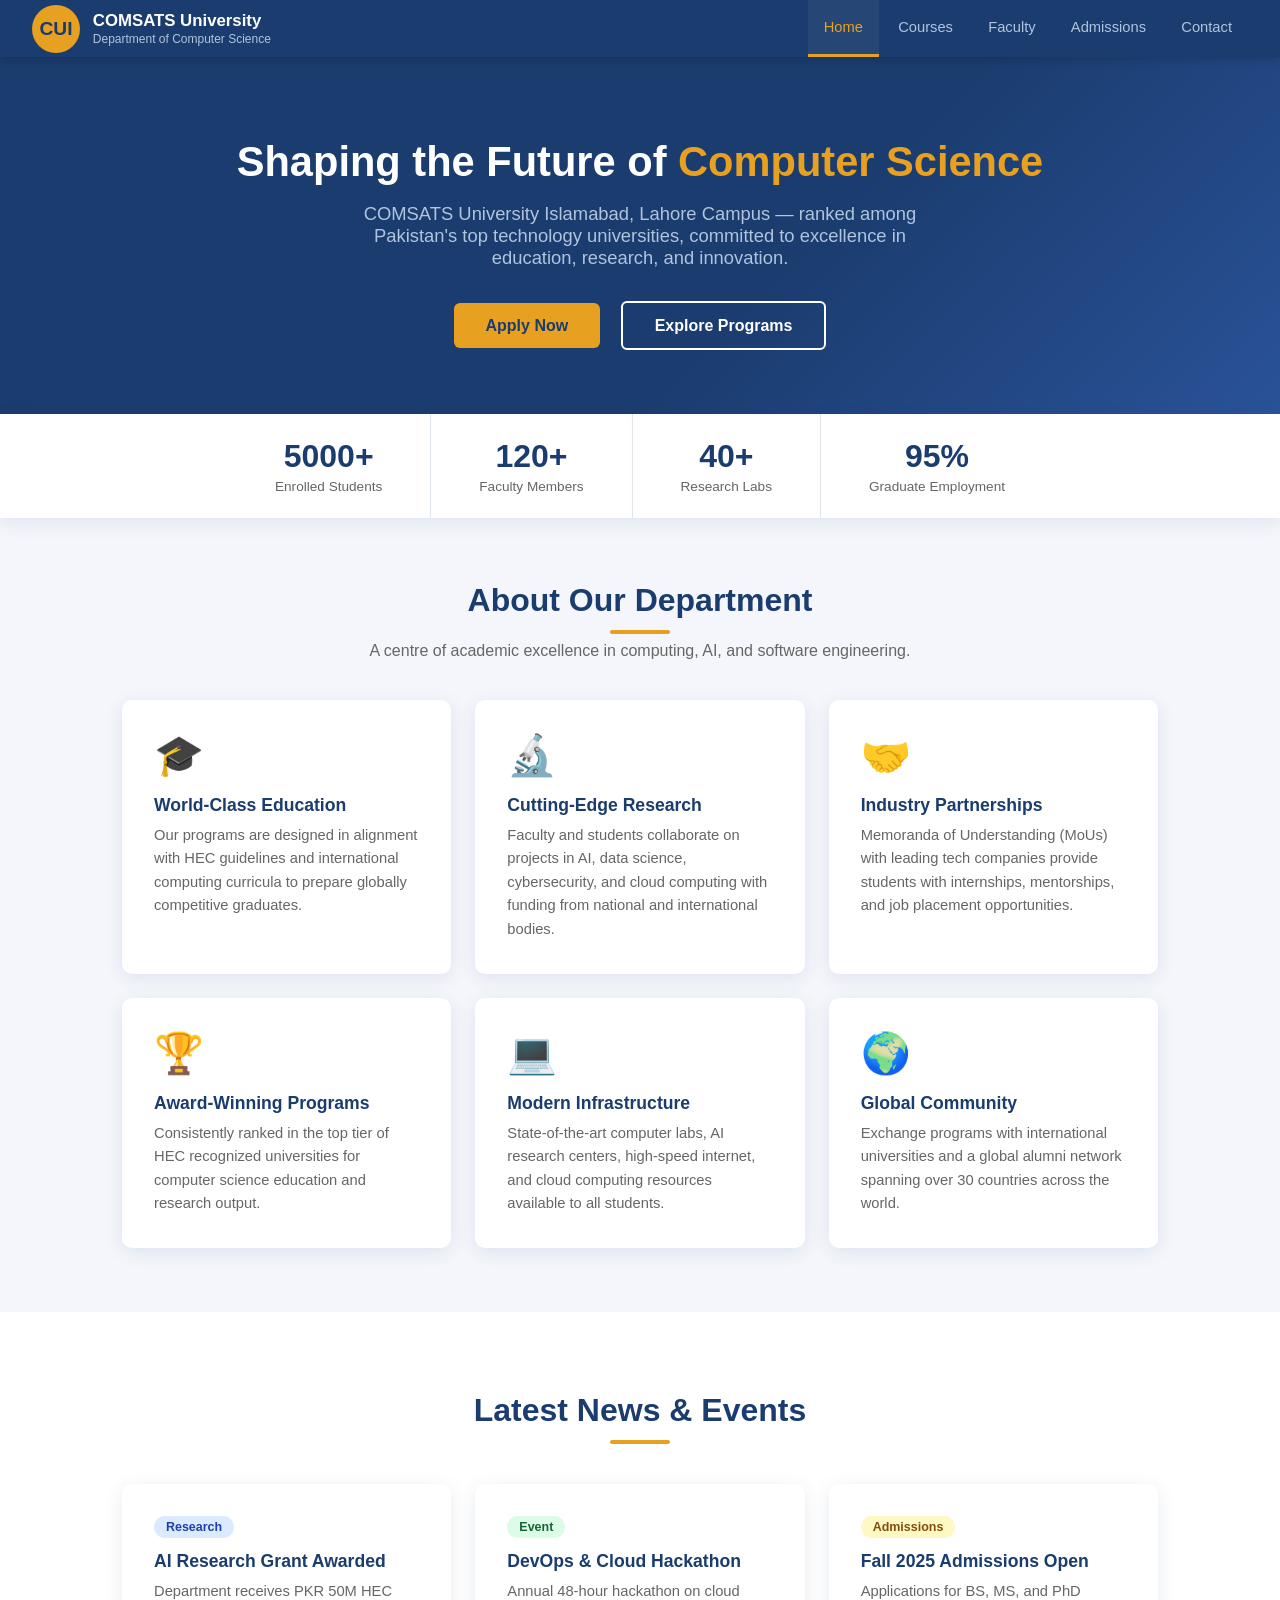
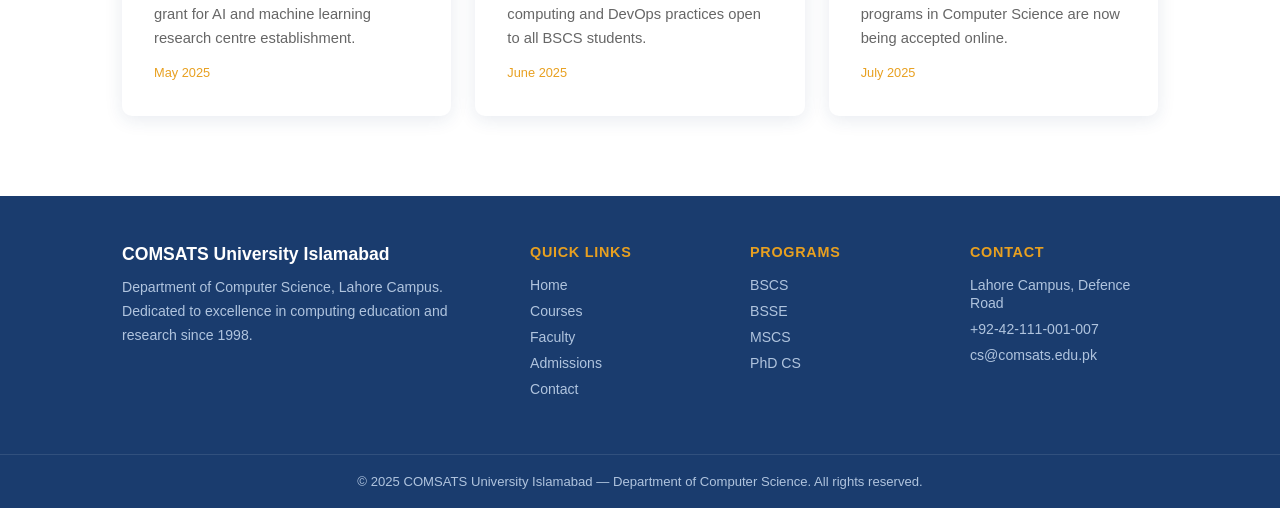
<file: index.html>
<!DOCTYPE html>
<html lang="en">
<head>
  <meta charset="UTF-8" />
  <meta name="viewport" content="width=device-width, initial-scale=1.0" />
  <title>COMSATS University — Department of Computer Science</title>
  <link rel="stylesheet" href="css/style.css" />
</head>
<body>

  <!-- NAVIGATION -->
  <nav>
    <a href="index.html" class="nav-brand">
      <div class="nav-logo">CUI</div>
      <div class="nav-title">
        COMSATS University
        <span>Department of Computer Science</span>
      </div>
    </a>
    <ul class="nav-links">
      <li><a href="index.html" class="active">Home</a></li>
      <li><a href="courses.html">Courses</a></li>
      <li><a href="faculty.html">Faculty</a></li>
      <li><a href="admissions.html">Admissions</a></li>
      <li><a href="contact.html">Contact</a></li>
    </ul>
  </nav>

  <!-- HERO -->
  <section class="hero">
    <h1>Shaping the Future of <span>Computer Science</span></h1>
    <p>COMSATS University Islamabad, Lahore Campus — ranked among Pakistan's top technology universities, committed to excellence in education, research, and innovation.</p>
    <a href="admissions.html" class="btn btn-primary">Apply Now</a>
    <a href="courses.html" class="btn btn-outline">Explore Programs</a>
  </section>

  <!-- STATS -->
  <div class="stats-bar">
    <div class="stat-item">
      <h3>5000+</h3>
      <p>Enrolled Students</p>
    </div>
    <div class="stat-item">
      <h3>120+</h3>
      <p>Faculty Members</p>
    </div>
    <div class="stat-item">
      <h3>40+</h3>
      <p>Research Labs</p>
    </div>
    <div class="stat-item">
      <h3>95%</h3>
      <p>Graduate Employment</p>
    </div>
  </div>

  <!-- ABOUT SECTION -->
  <div class="section">
    <div class="section-title">
      <h2>About Our Department</h2>
      <span class="underline"></span>
      <p>A centre of academic excellence in computing, AI, and software engineering.</p>
    </div>
    <div class="grid-3">
      <div class="card">
        <div class="card-icon">🎓</div>
        <h3>World-Class Education</h3>
        <p>Our programs are designed in alignment with HEC guidelines and international computing curricula to prepare globally competitive graduates.</p>
      </div>
      <div class="card">
        <div class="card-icon">🔬</div>
        <h3>Cutting-Edge Research</h3>
        <p>Faculty and students collaborate on projects in AI, data science, cybersecurity, and cloud computing with funding from national and international bodies.</p>
      </div>
      <div class="card">
        <div class="card-icon">🤝</div>
        <h3>Industry Partnerships</h3>
        <p>Memoranda of Understanding (MoUs) with leading tech companies provide students with internships, mentorships, and job placement opportunities.</p>
      </div>
      <div class="card">
        <div class="card-icon">🏆</div>
        <h3>Award-Winning Programs</h3>
        <p>Consistently ranked in the top tier of HEC recognized universities for computer science education and research output.</p>
      </div>
      <div class="card">
        <div class="card-icon">💻</div>
        <h3>Modern Infrastructure</h3>
        <p>State-of-the-art computer labs, AI research centers, high-speed internet, and cloud computing resources available to all students.</p>
      </div>
      <div class="card">
        <div class="card-icon">🌍</div>
        <h3>Global Community</h3>
        <p>Exchange programs with international universities and a global alumni network spanning over 30 countries across the world.</p>
      </div>
    </div>
  </div>

  <!-- NEWS SECTION -->
  <div style="background: var(--white); padding: 1rem 0;">
    <div class="section">
      <div class="section-title">
        <h2>Latest News & Events</h2>
        <span class="underline"></span>
      </div>
      <div class="grid-3">
        <div class="card">
          <span class="badge badge-blue">Research</span>
          <h3 style="margin-top:0.8rem;">AI Research Grant Awarded</h3>
          <p>Department receives PKR 50M HEC grant for AI and machine learning research centre establishment.</p>
          <p style="margin-top:0.8rem; font-size:0.8rem; color:var(--accent);">May 2025</p>
        </div>
        <div class="card">
          <span class="badge badge-green">Event</span>
          <h3 style="margin-top:0.8rem;">DevOps & Cloud Hackathon</h3>
          <p>Annual 48-hour hackathon on cloud computing and DevOps practices open to all BSCS students.</p>
          <p style="margin-top:0.8rem; font-size:0.8rem; color:var(--accent);">June 2025</p>
        </div>
        <div class="card">
          <span class="badge badge-yellow">Admissions</span>
          <h3 style="margin-top:0.8rem;">Fall 2025 Admissions Open</h3>
          <p>Applications for BS, MS, and PhD programs in Computer Science are now being accepted online.</p>
          <p style="margin-top:0.8rem; font-size:0.8rem; color:var(--accent);">July 2025</p>
        </div>
      </div>
    </div>
  </div>

  <!-- FOOTER -->
  <footer>
    <div class="footer-grid">
      <div class="footer-brand">
        <h3>COMSATS University Islamabad</h3>
        <p>Department of Computer Science, Lahore Campus. Dedicated to excellence in computing education and research since 1998.</p>
      </div>
      <div class="footer-col">
        <h4>Quick Links</h4>
        <ul>
          <li><a href="index.html">Home</a></li>
          <li><a href="courses.html">Courses</a></li>
          <li><a href="faculty.html">Faculty</a></li>
          <li><a href="admissions.html">Admissions</a></li>
          <li><a href="contact.html">Contact</a></li>
        </ul>
      </div>
      <div class="footer-col">
        <h4>Programs</h4>
        <ul>
          <li><a href="#">BSCS</a></li>
          <li><a href="#">BSSE</a></li>
          <li><a href="#">MSCS</a></li>
          <li><a href="#">PhD CS</a></li>
        </ul>
      </div>
      <div class="footer-col">
        <h4>Contact</h4>
        <ul>
          <li><a href="#">Lahore Campus, Defence Road</a></li>
          <li><a href="#">+92-42-111-001-007</a></li>
          <li><a href="#">cs@comsats.edu.pk</a></li>
        </ul>
      </div>
    </div>
    <div class="footer-bottom">
      <p>&copy; 2025 COMSATS University Islamabad — Department of Computer Science. All rights reserved.</p>
    </div>
  </footer>

</body>
</html>
</file>
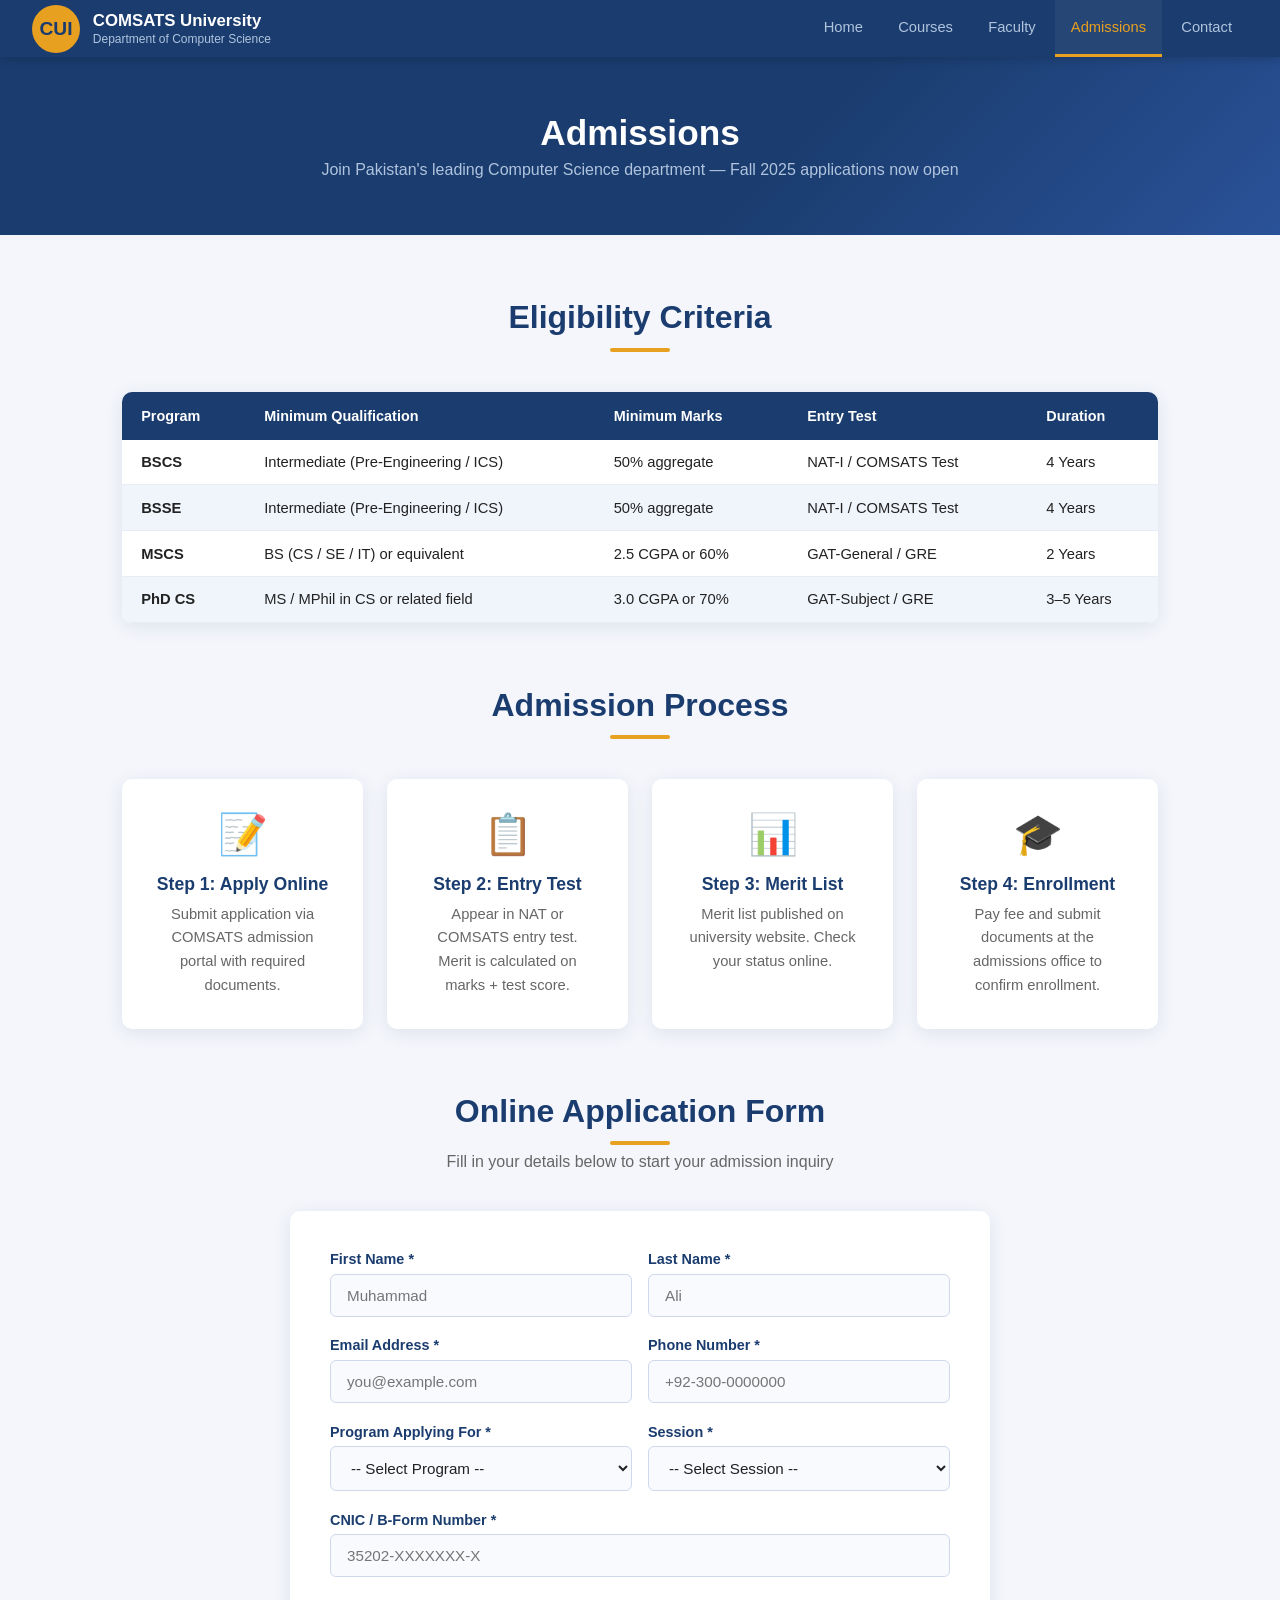
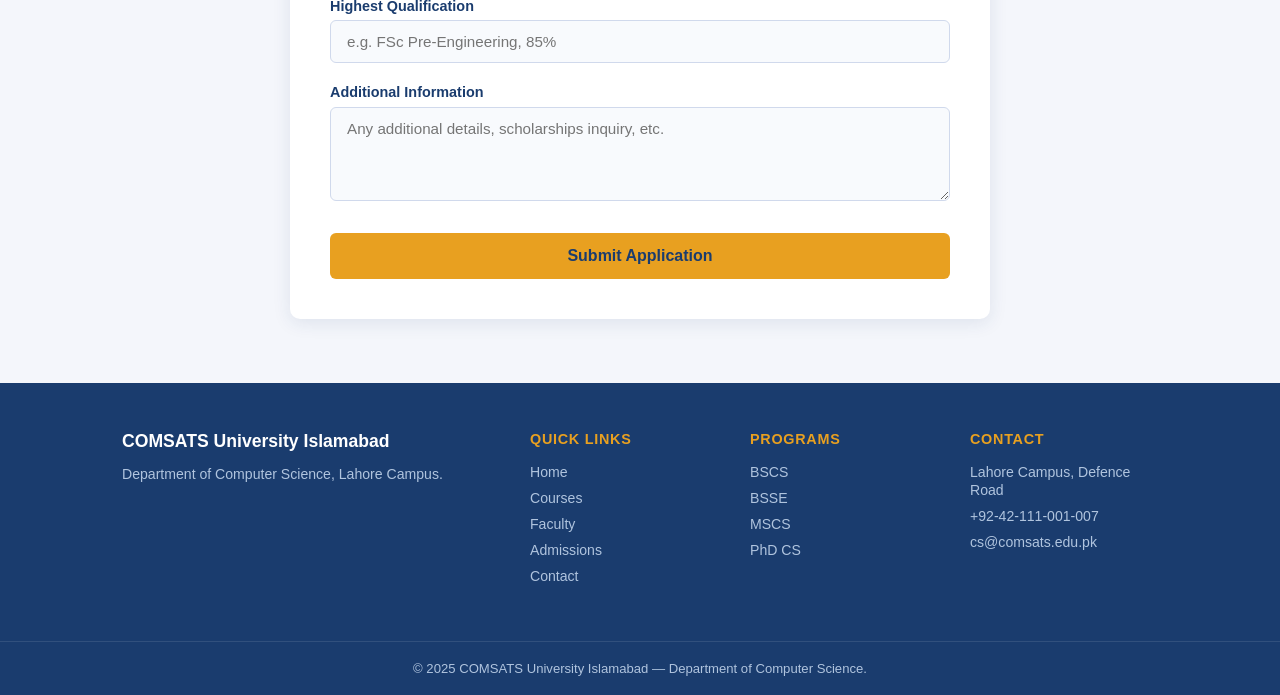
<file: admissions.html>
<!DOCTYPE html>
<html lang="en">
<head>
  <meta charset="UTF-8" />
  <meta name="viewport" content="width=device-width, initial-scale=1.0" />
  <title>Admissions — COMSATS CS Department</title>
  <link rel="stylesheet" href="css/style.css" />
</head>
<body>

  <nav>
    <a href="index.html" class="nav-brand">
      <div class="nav-logo">CUI</div>
      <div class="nav-title">COMSATS University<span>Department of Computer Science</span></div>
    </a>
    <ul class="nav-links">
      <li><a href="index.html">Home</a></li>
      <li><a href="courses.html">Courses</a></li>
      <li><a href="faculty.html">Faculty</a></li>
      <li><a href="admissions.html" class="active">Admissions</a></li>
      <li><a href="contact.html">Contact</a></li>
    </ul>
  </nav>

  <div class="page-header">
    <h1>Admissions</h1>
    <p>Join Pakistan's leading Computer Science department — Fall 2025 applications now open</p>
  </div>

  <!-- ELIGIBILITY -->
  <div class="section">
    <div class="section-title">
      <h2>Eligibility Criteria</h2>
      <span class="underline"></span>
    </div>
    <div class="table-wrap">
      <table>
        <thead>
          <tr>
            <th>Program</th>
            <th>Minimum Qualification</th>
            <th>Minimum Marks</th>
            <th>Entry Test</th>
            <th>Duration</th>
          </tr>
        </thead>
        <tbody>
          <tr>
            <td><strong>BSCS</strong></td>
            <td>Intermediate (Pre-Engineering / ICS)</td>
            <td>50% aggregate</td>
            <td>NAT-I / COMSATS Test</td>
            <td>4 Years</td>
          </tr>
          <tr>
            <td><strong>BSSE</strong></td>
            <td>Intermediate (Pre-Engineering / ICS)</td>
            <td>50% aggregate</td>
            <td>NAT-I / COMSATS Test</td>
            <td>4 Years</td>
          </tr>
          <tr>
            <td><strong>MSCS</strong></td>
            <td>BS (CS / SE / IT) or equivalent</td>
            <td>2.5 CGPA or 60%</td>
            <td>GAT-General / GRE</td>
            <td>2 Years</td>
          </tr>
          <tr>
            <td><strong>PhD CS</strong></td>
            <td>MS / MPhil in CS or related field</td>
            <td>3.0 CGPA or 70%</td>
            <td>GAT-Subject / GRE</td>
            <td>3–5 Years</td>
          </tr>
        </tbody>
      </table>
    </div>
  </div>

  <!-- PROCESS -->
  <div class="section" style="padding-top:0;">
    <div class="section-title">
      <h2>Admission Process</h2>
      <span class="underline"></span>
    </div>
    <div class="grid-4">
      <div class="card" style="text-align:center;">
        <div class="card-icon">📝</div>
        <h3>Step 1: Apply Online</h3>
        <p>Submit application via COMSATS admission portal with required documents.</p>
      </div>
      <div class="card" style="text-align:center;">
        <div class="card-icon">📋</div>
        <h3>Step 2: Entry Test</h3>
        <p>Appear in NAT or COMSATS entry test. Merit is calculated on marks + test score.</p>
      </div>
      <div class="card" style="text-align:center;">
        <div class="card-icon">📊</div>
        <h3>Step 3: Merit List</h3>
        <p>Merit list published on university website. Check your status online.</p>
      </div>
      <div class="card" style="text-align:center;">
        <div class="card-icon">🎓</div>
        <h3>Step 4: Enrollment</h3>
        <p>Pay fee and submit documents at the admissions office to confirm enrollment.</p>
      </div>
    </div>
  </div>

  <!-- APPLICATION FORM -->
  <div class="section" style="padding-top:0;">
    <div class="section-title">
      <h2>Online Application Form</h2>
      <span class="underline"></span>
      <p>Fill in your details below to start your admission inquiry</p>
    </div>
    <div class="form-card">
      <div class="form-row">
        <div class="form-group">
          <label for="fname">First Name *</label>
          <input type="text" id="fname" placeholder="Muhammad" required />
        </div>
        <div class="form-group">
          <label for="lname">Last Name *</label>
          <input type="text" id="lname" placeholder="Ali" required />
        </div>
      </div>
      <div class="form-row">
        <div class="form-group">
          <label for="email">Email Address *</label>
          <input type="email" id="email" placeholder="you@example.com" required />
        </div>
        <div class="form-group">
          <label for="phone">Phone Number *</label>
          <input type="tel" id="phone" placeholder="+92-300-0000000" required />
        </div>
      </div>
      <div class="form-row">
        <div class="form-group">
          <label for="program">Program Applying For *</label>
          <select id="program" required>
            <option value="">-- Select Program --</option>
            <option>BSCS — BS Computer Science</option>
            <option>BSSE — BS Software Engineering</option>
            <option>MSCS — MS Computer Science</option>
            <option>PhD CS — Doctor of Philosophy</option>
          </select>
        </div>
        <div class="form-group">
          <label for="session">Session *</label>
          <select id="session" required>
            <option value="">-- Select Session --</option>
            <option>Fall 2025</option>
            <option>Spring 2026</option>
          </select>
        </div>
      </div>
      <div class="form-group">
        <label for="cnic">CNIC / B-Form Number *</label>
        <input type="text" id="cnic" placeholder="35202-XXXXXXX-X" required />
      </div>
      <div class="form-group">
        <label for="qualification">Highest Qualification</label>
        <input type="text" id="qualification" placeholder="e.g. FSc Pre-Engineering, 85%" />
      </div>
      <div class="form-group">
        <label for="message">Additional Information</label>
        <textarea id="message" rows="4" placeholder="Any additional details, scholarships inquiry, etc."></textarea>
      </div>
      <button type="submit" class="btn btn-primary" style="width:100%; margin-top:0.5rem;">Submit Application</button>
    </div>
  </div>

  <footer>
    <div class="footer-grid">
      <div class="footer-brand"><h3>COMSATS University Islamabad</h3><p>Department of Computer Science, Lahore Campus.</p></div>
      <div class="footer-col"><h4>Quick Links</h4><ul><li><a href="index.html">Home</a></li><li><a href="courses.html">Courses</a></li><li><a href="faculty.html">Faculty</a></li><li><a href="admissions.html">Admissions</a></li><li><a href="contact.html">Contact</a></li></ul></div>
      <div class="footer-col"><h4>Programs</h4><ul><li><a href="#">BSCS</a></li><li><a href="#">BSSE</a></li><li><a href="#">MSCS</a></li><li><a href="#">PhD CS</a></li></ul></div>
      <div class="footer-col"><h4>Contact</h4><ul><li><a href="#">Lahore Campus, Defence Road</a></li><li><a href="#">+92-42-111-001-007</a></li><li><a href="#">cs@comsats.edu.pk</a></li></ul></div>
    </div>
    <div class="footer-bottom"><p>&copy; 2025 COMSATS University Islamabad — Department of Computer Science.</p></div>
  </footer>

</body>
</html>
</file>
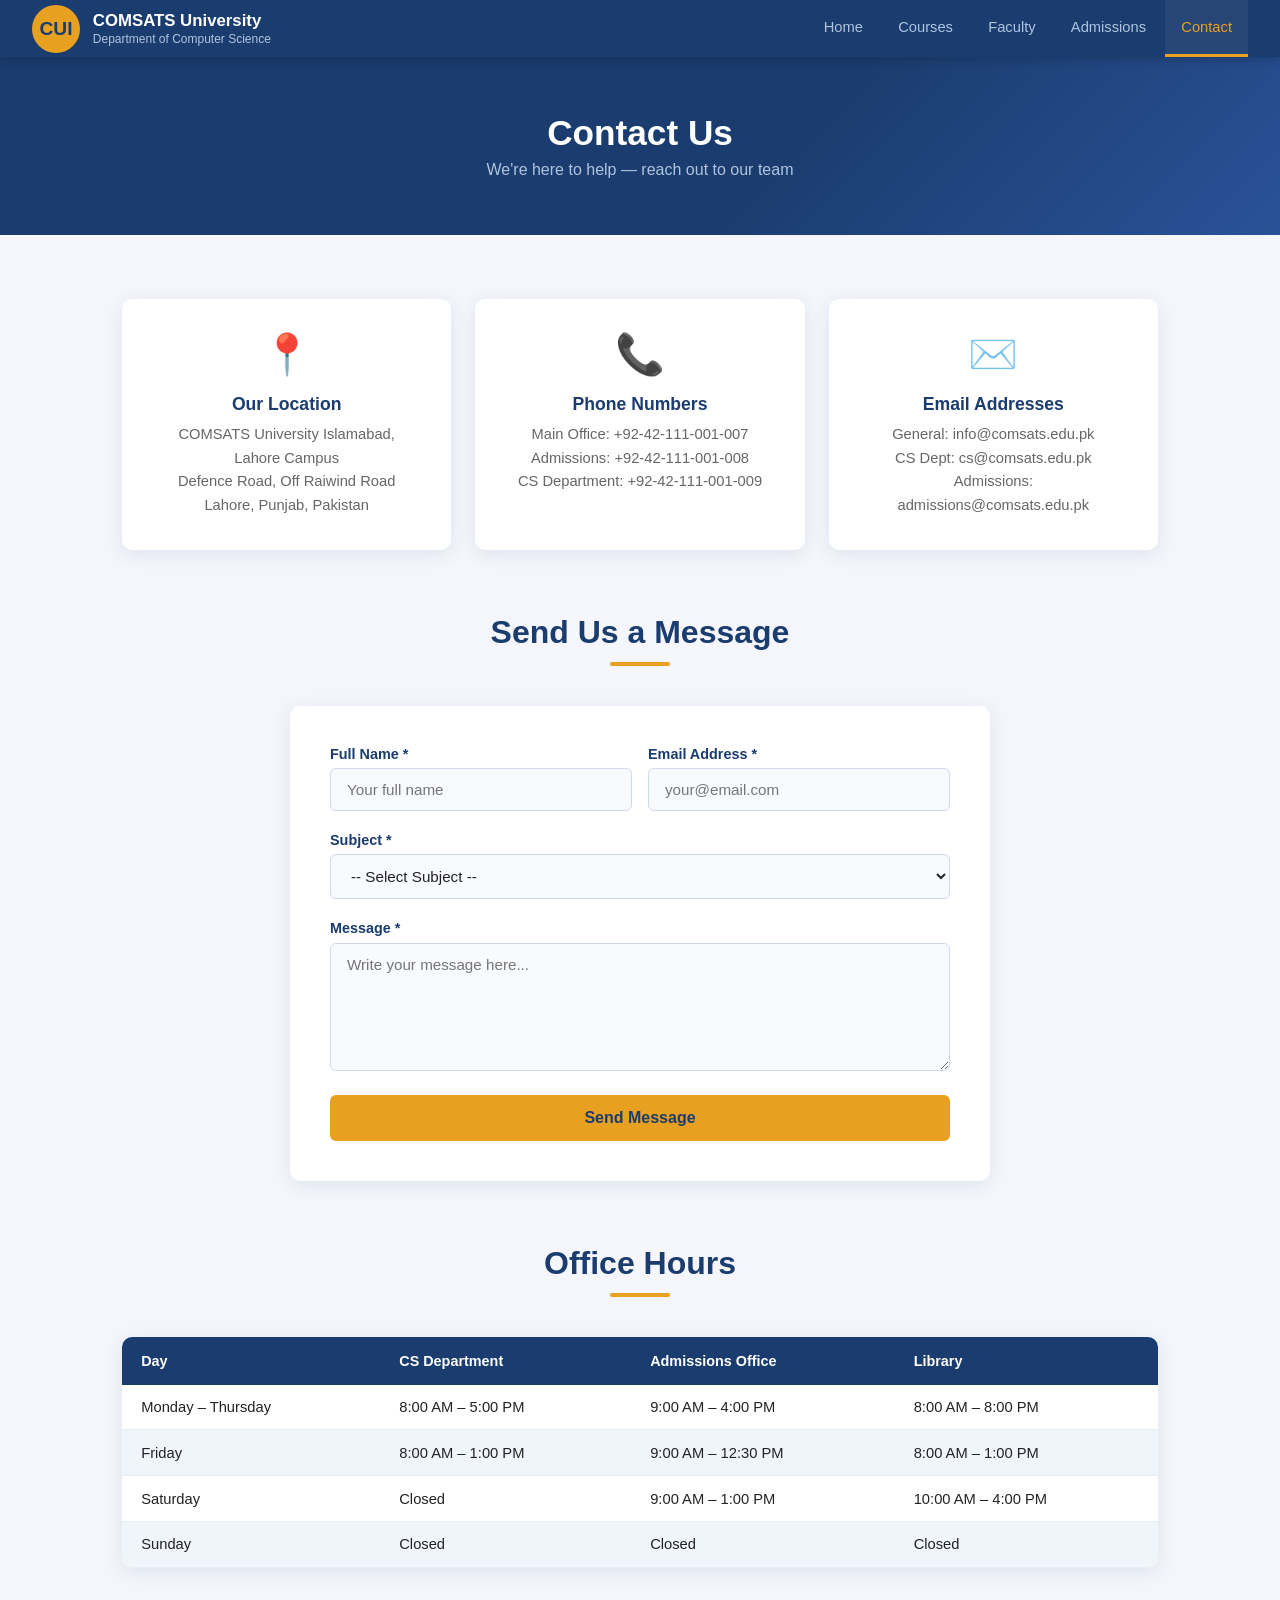
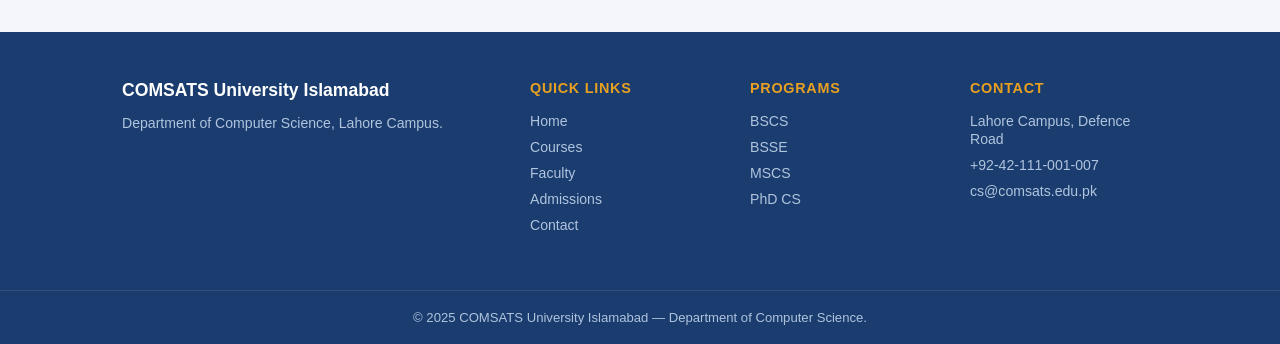
<file: contact.html>
<!DOCTYPE html>
<html lang="en">
<head>
  <meta charset="UTF-8" />
  <meta name="viewport" content="width=device-width, initial-scale=1.0" />
  <title>Contact — COMSATS CS Department</title>
  <link rel="stylesheet" href="css/style.css" />
</head>
<body>

  <nav>
    <a href="index.html" class="nav-brand">
      <div class="nav-logo">CUI</div>
      <div class="nav-title">COMSATS University<span>Department of Computer Science</span></div>
    </a>
    <ul class="nav-links">
      <li><a href="index.html">Home</a></li>
      <li><a href="courses.html">Courses</a></li>
      <li><a href="faculty.html">Faculty</a></li>
      <li><a href="admissions.html">Admissions</a></li>
      <li><a href="contact.html" class="active">Contact</a></li>
    </ul>
  </nav>

  <div class="page-header">
    <h1>Contact Us</h1>
    <p>We're here to help — reach out to our team</p>
  </div>

  <div class="section">
    <div class="grid-3">
      <div class="card" style="text-align:center;">
        <div class="card-icon">📍</div>
        <h3>Our Location</h3>
        <p>COMSATS University Islamabad, Lahore Campus<br>Defence Road, Off Raiwind Road<br>Lahore, Punjab, Pakistan</p>
      </div>
      <div class="card" style="text-align:center;">
        <div class="card-icon">📞</div>
        <h3>Phone Numbers</h3>
        <p>Main Office: +92-42-111-001-007<br>Admissions: +92-42-111-001-008<br>CS Department: +92-42-111-001-009</p>
      </div>
      <div class="card" style="text-align:center;">
        <div class="card-icon">✉️</div>
        <h3>Email Addresses</h3>
        <p>General: info@comsats.edu.pk<br>CS Dept: cs@comsats.edu.pk<br>Admissions: admissions@comsats.edu.pk</p>
      </div>
    </div>
  </div>

  <!-- CONTACT FORM -->
  <div class="section" style="padding-top:0;">
    <div class="section-title">
      <h2>Send Us a Message</h2>
      <span class="underline"></span>
    </div>
    <div class="form-card">
      <div class="form-row">
        <div class="form-group">
          <label for="name">Full Name *</label>
          <input type="text" id="name" placeholder="Your full name" required />
        </div>
        <div class="form-group">
          <label for="cemail">Email Address *</label>
          <input type="email" id="cemail" placeholder="your@email.com" required />
        </div>
      </div>
      <div class="form-group">
        <label for="subject">Subject *</label>
        <select id="subject" required>
          <option value="">-- Select Subject --</option>
          <option>Admission Inquiry</option>
          <option>Course Information</option>
          <option>Faculty Contact</option>
          <option>Fee Structure</option>
          <option>Research Collaboration</option>
          <option>Other</option>
        </select>
      </div>
      <div class="form-group">
        <label for="cmessage">Message *</label>
        <textarea id="cmessage" rows="6" placeholder="Write your message here..." required></textarea>
      </div>
      <button type="submit" class="btn btn-primary" style="width:100%;">Send Message</button>
    </div>
  </div>

  <!-- OFFICE HOURS -->
  <div class="section" style="padding-top:0;">
    <div class="section-title"><h2>Office Hours</h2><span class="underline"></span></div>
    <div class="table-wrap">
      <table>
        <thead>
          <tr><th>Day</th><th>CS Department</th><th>Admissions Office</th><th>Library</th></tr>
        </thead>
        <tbody>
          <tr><td>Monday – Thursday</td><td>8:00 AM – 5:00 PM</td><td>9:00 AM – 4:00 PM</td><td>8:00 AM – 8:00 PM</td></tr>
          <tr><td>Friday</td><td>8:00 AM – 1:00 PM</td><td>9:00 AM – 12:30 PM</td><td>8:00 AM – 1:00 PM</td></tr>
          <tr><td>Saturday</td><td>Closed</td><td>9:00 AM – 1:00 PM</td><td>10:00 AM – 4:00 PM</td></tr>
          <tr><td>Sunday</td><td>Closed</td><td>Closed</td><td>Closed</td></tr>
        </tbody>
      </table>
    </div>
  </div>

  <footer>
    <div class="footer-grid">
      <div class="footer-brand"><h3>COMSATS University Islamabad</h3><p>Department of Computer Science, Lahore Campus.</p></div>
      <div class="footer-col"><h4>Quick Links</h4><ul><li><a href="index.html">Home</a></li><li><a href="courses.html">Courses</a></li><li><a href="faculty.html">Faculty</a></li><li><a href="admissions.html">Admissions</a></li><li><a href="contact.html">Contact</a></li></ul></div>
      <div class="footer-col"><h4>Programs</h4><ul><li><a href="#">BSCS</a></li><li><a href="#">BSSE</a></li><li><a href="#">MSCS</a></li><li><a href="#">PhD CS</a></li></ul></div>
      <div class="footer-col"><h4>Contact</h4><ul><li><a href="#">Lahore Campus, Defence Road</a></li><li><a href="#">+92-42-111-001-007</a></li><li><a href="#">cs@comsats.edu.pk</a></li></ul></div>
    </div>
    <div class="footer-bottom"><p>&copy; 2025 COMSATS University Islamabad — Department of Computer Science.</p></div>
  </footer>

</body>
</html>
</file>
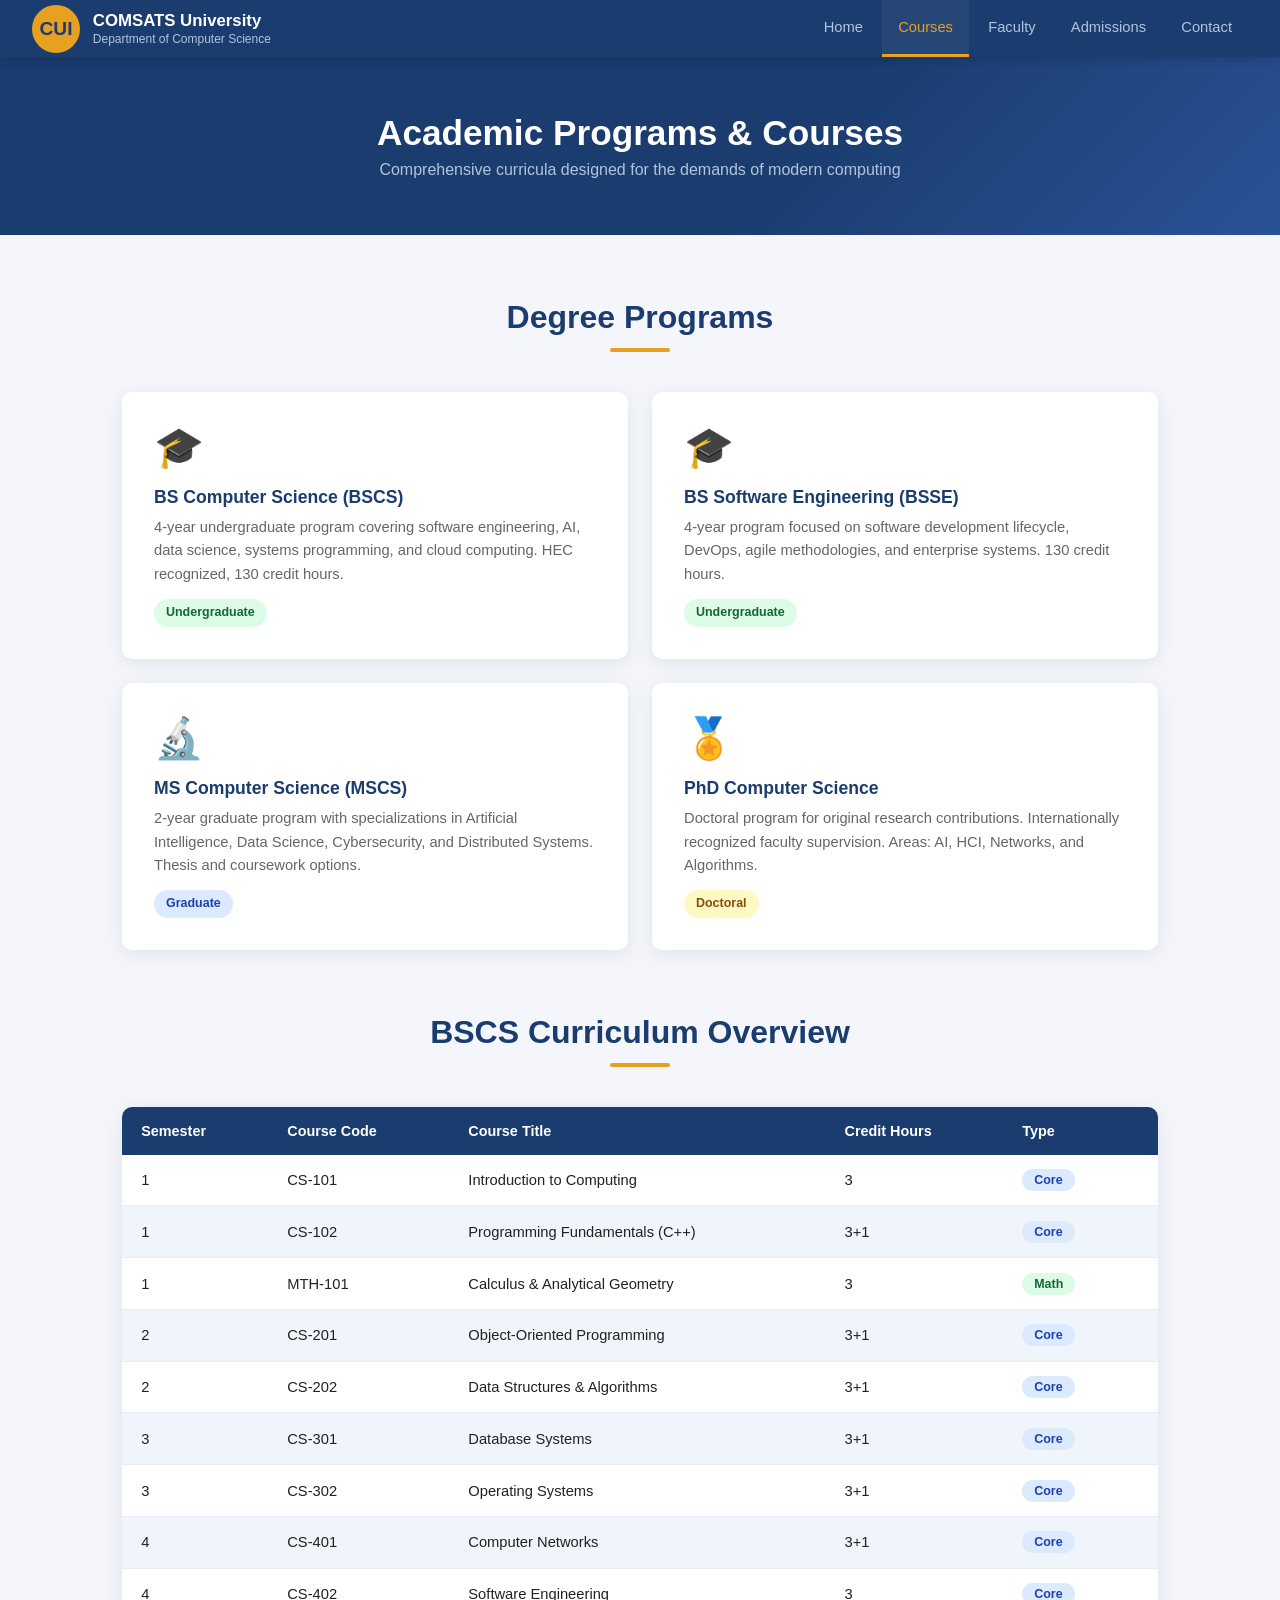
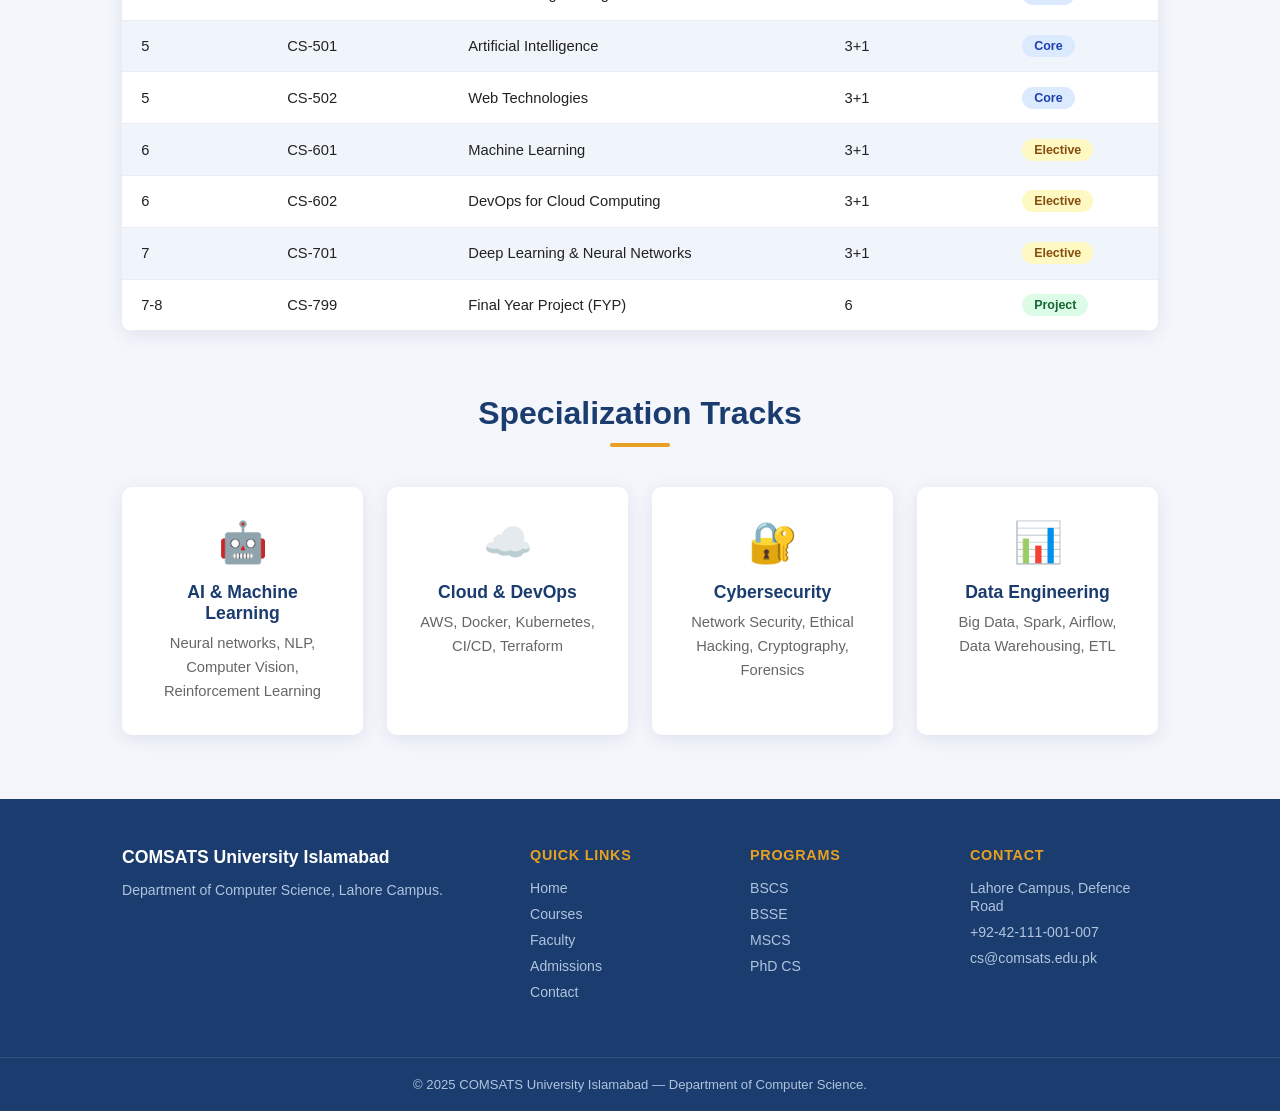
<file: courses.html>
<!DOCTYPE html>
<html lang="en">
<head>
  <meta charset="UTF-8" />
  <meta name="viewport" content="width=device-width, initial-scale=1.0" />
  <title>Courses — COMSATS CS Department</title>
  <link rel="stylesheet" href="css/style.css" />
</head>
<body>

  <nav>
    <a href="index.html" class="nav-brand">
      <div class="nav-logo">CUI</div>
      <div class="nav-title">COMSATS University<span>Department of Computer Science</span></div>
    </a>
    <ul class="nav-links">
      <li><a href="index.html">Home</a></li>
      <li><a href="courses.html" class="active">Courses</a></li>
      <li><a href="faculty.html">Faculty</a></li>
      <li><a href="admissions.html">Admissions</a></li>
      <li><a href="contact.html">Contact</a></li>
    </ul>
  </nav>

  <div class="page-header">
    <h1>Academic Programs & Courses</h1>
    <p>Comprehensive curricula designed for the demands of modern computing</p>
  </div>

  <div class="section">
    <div class="section-title">
      <h2>Degree Programs</h2>
      <span class="underline"></span>
    </div>
    <div class="grid-2">
      <div class="card">
        <div class="card-icon">🎓</div>
        <h3>BS Computer Science (BSCS)</h3>
        <p>4-year undergraduate program covering software engineering, AI, data science, systems programming, and cloud computing. HEC recognized, 130 credit hours.</p>
        <p style="margin-top:0.8rem;"><span class="badge badge-green">Undergraduate</span></p>
      </div>
      <div class="card">
        <div class="card-icon">🎓</div>
        <h3>BS Software Engineering (BSSE)</h3>
        <p>4-year program focused on software development lifecycle, DevOps, agile methodologies, and enterprise systems. 130 credit hours.</p>
        <p style="margin-top:0.8rem;"><span class="badge badge-green">Undergraduate</span></p>
      </div>
      <div class="card">
        <div class="card-icon">🔬</div>
        <h3>MS Computer Science (MSCS)</h3>
        <p>2-year graduate program with specializations in Artificial Intelligence, Data Science, Cybersecurity, and Distributed Systems. Thesis and coursework options.</p>
        <p style="margin-top:0.8rem;"><span class="badge badge-blue">Graduate</span></p>
      </div>
      <div class="card">
        <div class="card-icon">🏅</div>
        <h3>PhD Computer Science</h3>
        <p>Doctoral program for original research contributions. Internationally recognized faculty supervision. Areas: AI, HCI, Networks, and Algorithms.</p>
        <p style="margin-top:0.8rem;"><span class="badge badge-yellow">Doctoral</span></p>
      </div>
    </div>
  </div>

  <!-- BSCS CURRICULUM TABLE -->
  <div class="section" style="padding-top:0;">
    <div class="section-title">
      <h2>BSCS Curriculum Overview</h2>
      <span class="underline"></span>
    </div>
    <div class="table-wrap">
      <table>
        <thead>
          <tr>
            <th>Semester</th>
            <th>Course Code</th>
            <th>Course Title</th>
            <th>Credit Hours</th>
            <th>Type</th>
          </tr>
        </thead>
        <tbody>
          <tr><td>1</td><td>CS-101</td><td>Introduction to Computing</td><td>3</td><td><span class="badge badge-blue">Core</span></td></tr>
          <tr><td>1</td><td>CS-102</td><td>Programming Fundamentals (C++)</td><td>3+1</td><td><span class="badge badge-blue">Core</span></td></tr>
          <tr><td>1</td><td>MTH-101</td><td>Calculus & Analytical Geometry</td><td>3</td><td><span class="badge badge-green">Math</span></td></tr>
          <tr><td>2</td><td>CS-201</td><td>Object-Oriented Programming</td><td>3+1</td><td><span class="badge badge-blue">Core</span></td></tr>
          <tr><td>2</td><td>CS-202</td><td>Data Structures & Algorithms</td><td>3+1</td><td><span class="badge badge-blue">Core</span></td></tr>
          <tr><td>3</td><td>CS-301</td><td>Database Systems</td><td>3+1</td><td><span class="badge badge-blue">Core</span></td></tr>
          <tr><td>3</td><td>CS-302</td><td>Operating Systems</td><td>3+1</td><td><span class="badge badge-blue">Core</span></td></tr>
          <tr><td>4</td><td>CS-401</td><td>Computer Networks</td><td>3+1</td><td><span class="badge badge-blue">Core</span></td></tr>
          <tr><td>4</td><td>CS-402</td><td>Software Engineering</td><td>3</td><td><span class="badge badge-blue">Core</span></td></tr>
          <tr><td>5</td><td>CS-501</td><td>Artificial Intelligence</td><td>3+1</td><td><span class="badge badge-blue">Core</span></td></tr>
          <tr><td>5</td><td>CS-502</td><td>Web Technologies</td><td>3+1</td><td><span class="badge badge-blue">Core</span></td></tr>
          <tr><td>6</td><td>CS-601</td><td>Machine Learning</td><td>3+1</td><td><span class="badge badge-yellow">Elective</span></td></tr>
          <tr><td>6</td><td>CS-602</td><td>DevOps for Cloud Computing</td><td>3+1</td><td><span class="badge badge-yellow">Elective</span></td></tr>
          <tr><td>7</td><td>CS-701</td><td>Deep Learning & Neural Networks</td><td>3+1</td><td><span class="badge badge-yellow">Elective</span></td></tr>
          <tr><td>7-8</td><td>CS-799</td><td>Final Year Project (FYP)</td><td>6</td><td><span class="badge badge-green">Project</span></td></tr>
        </tbody>
      </table>
    </div>
  </div>

  <!-- SPECIALIZATIONS -->
  <div class="section" style="padding-top:0;">
    <div class="section-title">
      <h2>Specialization Tracks</h2>
      <span class="underline"></span>
    </div>
    <div class="grid-4">
      <div class="card" style="text-align:center;">
        <div class="card-icon">🤖</div>
        <h3>AI & Machine Learning</h3>
        <p>Neural networks, NLP, Computer Vision, Reinforcement Learning</p>
      </div>
      <div class="card" style="text-align:center;">
        <div class="card-icon">☁️</div>
        <h3>Cloud & DevOps</h3>
        <p>AWS, Docker, Kubernetes, CI/CD, Terraform</p>
      </div>
      <div class="card" style="text-align:center;">
        <div class="card-icon">🔐</div>
        <h3>Cybersecurity</h3>
        <p>Network Security, Ethical Hacking, Cryptography, Forensics</p>
      </div>
      <div class="card" style="text-align:center;">
        <div class="card-icon">📊</div>
        <h3>Data Engineering</h3>
        <p>Big Data, Spark, Airflow, Data Warehousing, ETL</p>
      </div>
    </div>
  </div>

  <footer>
    <div class="footer-grid">
      <div class="footer-brand"><h3>COMSATS University Islamabad</h3><p>Department of Computer Science, Lahore Campus.</p></div>
      <div class="footer-col"><h4>Quick Links</h4><ul><li><a href="index.html">Home</a></li><li><a href="courses.html">Courses</a></li><li><a href="faculty.html">Faculty</a></li><li><a href="admissions.html">Admissions</a></li><li><a href="contact.html">Contact</a></li></ul></div>
      <div class="footer-col"><h4>Programs</h4><ul><li><a href="#">BSCS</a></li><li><a href="#">BSSE</a></li><li><a href="#">MSCS</a></li><li><a href="#">PhD CS</a></li></ul></div>
      <div class="footer-col"><h4>Contact</h4><ul><li><a href="#">Lahore Campus, Defence Road</a></li><li><a href="#">+92-42-111-001-007</a></li><li><a href="#">cs@comsats.edu.pk</a></li></ul></div>
    </div>
    <div class="footer-bottom"><p>&copy; 2025 COMSATS University Islamabad — Department of Computer Science.</p></div>
  </footer>

</body>
</html>
</file>
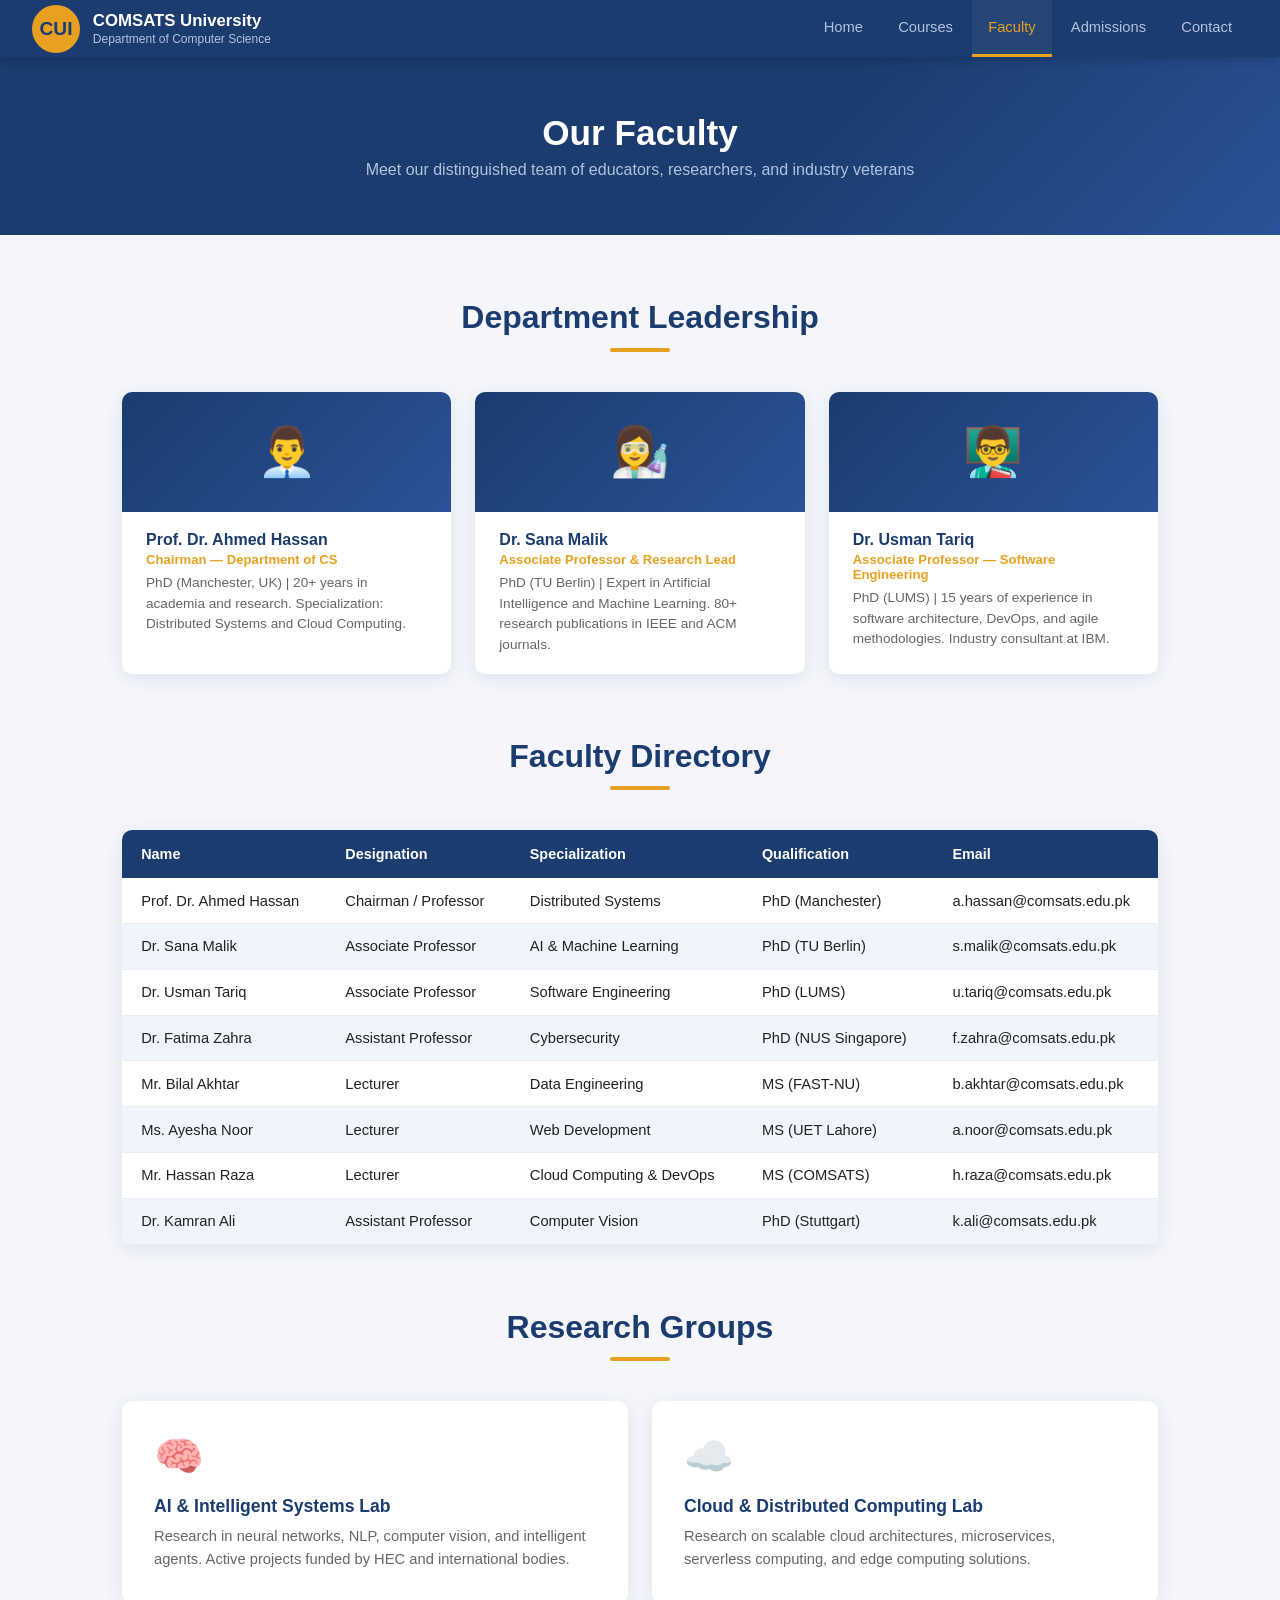
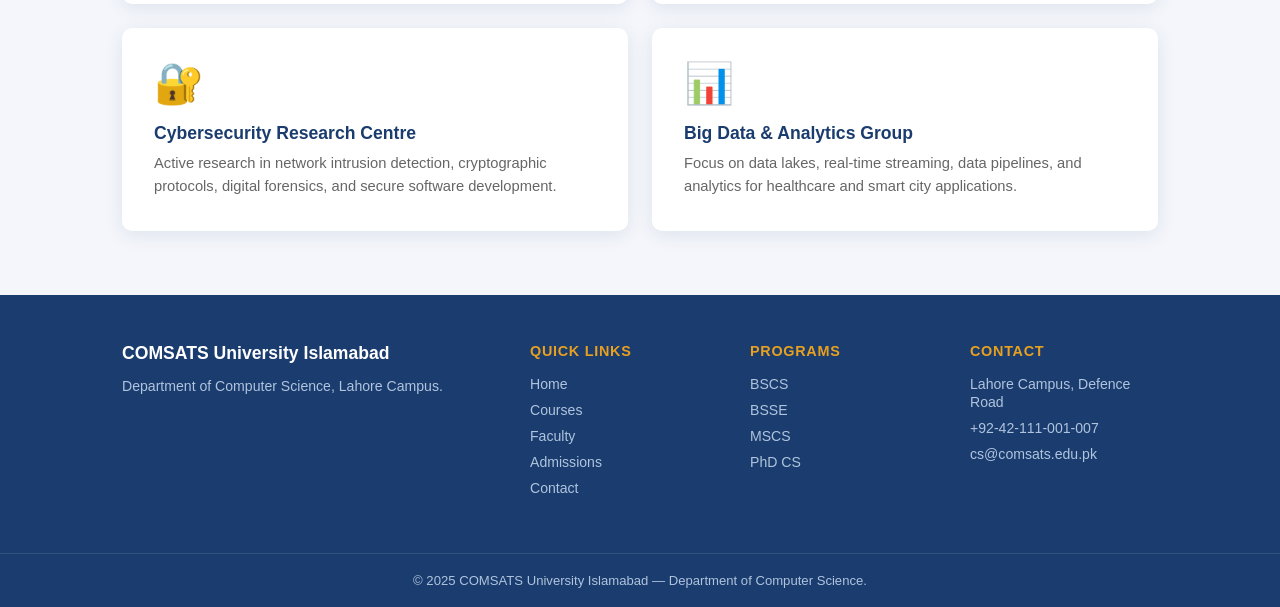
<file: faculty.html>
<!DOCTYPE html>
<html lang="en">
<head>
  <meta charset="UTF-8" />
  <meta name="viewport" content="width=device-width, initial-scale=1.0" />
  <title>Faculty — COMSATS CS Department</title>
  <link rel="stylesheet" href="css/style.css" />
</head>
<body>

  <nav>
    <a href="index.html" class="nav-brand">
      <div class="nav-logo">CUI</div>
      <div class="nav-title">COMSATS University<span>Department of Computer Science</span></div>
    </a>
    <ul class="nav-links">
      <li><a href="index.html">Home</a></li>
      <li><a href="courses.html">Courses</a></li>
      <li><a href="faculty.html" class="active">Faculty</a></li>
      <li><a href="admissions.html">Admissions</a></li>
      <li><a href="contact.html">Contact</a></li>
    </ul>
  </nav>

  <div class="page-header">
    <h1>Our Faculty</h1>
    <p>Meet our distinguished team of educators, researchers, and industry veterans</p>
  </div>

  <!-- LEADERSHIP -->
  <div class="section">
    <div class="section-title">
      <h2>Department Leadership</h2>
      <span class="underline"></span>
    </div>
    <div class="grid-3">
      <div class="faculty-card">
        <div class="faculty-avatar">👨‍💼</div>
        <div class="faculty-info">
          <h3>Prof. Dr. Ahmed Hassan</h3>
          <div class="role">Chairman — Department of CS</div>
          <p>PhD (Manchester, UK) | 20+ years in academia and research. Specialization: Distributed Systems and Cloud Computing.</p>
        </div>
      </div>
      <div class="faculty-card">
        <div class="faculty-avatar">👩‍🔬</div>
        <div class="faculty-info">
          <h3>Dr. Sana Malik</h3>
          <div class="role">Associate Professor & Research Lead</div>
          <p>PhD (TU Berlin) | Expert in Artificial Intelligence and Machine Learning. 80+ research publications in IEEE and ACM journals.</p>
        </div>
      </div>
      <div class="faculty-card">
        <div class="faculty-avatar">👨‍🏫</div>
        <div class="faculty-info">
          <h3>Dr. Usman Tariq</h3>
          <div class="role">Associate Professor — Software Engineering</div>
          <p>PhD (LUMS) | 15 years of experience in software architecture, DevOps, and agile methodologies. Industry consultant at IBM.</p>
        </div>
      </div>
    </div>
  </div>

  <!-- FULL FACULTY TABLE -->
  <div class="section" style="padding-top:0;">
    <div class="section-title">
      <h2>Faculty Directory</h2>
      <span class="underline"></span>
    </div>
    <div class="table-wrap">
      <table>
        <thead>
          <tr>
            <th>Name</th>
            <th>Designation</th>
            <th>Specialization</th>
            <th>Qualification</th>
            <th>Email</th>
          </tr>
        </thead>
        <tbody>
          <tr><td>Prof. Dr. Ahmed Hassan</td><td>Chairman / Professor</td><td>Distributed Systems</td><td>PhD (Manchester)</td><td>a.hassan@comsats.edu.pk</td></tr>
          <tr><td>Dr. Sana Malik</td><td>Associate Professor</td><td>AI & Machine Learning</td><td>PhD (TU Berlin)</td><td>s.malik@comsats.edu.pk</td></tr>
          <tr><td>Dr. Usman Tariq</td><td>Associate Professor</td><td>Software Engineering</td><td>PhD (LUMS)</td><td>u.tariq@comsats.edu.pk</td></tr>
          <tr><td>Dr. Fatima Zahra</td><td>Assistant Professor</td><td>Cybersecurity</td><td>PhD (NUS Singapore)</td><td>f.zahra@comsats.edu.pk</td></tr>
          <tr><td>Mr. Bilal Akhtar</td><td>Lecturer</td><td>Data Engineering</td><td>MS (FAST-NU)</td><td>b.akhtar@comsats.edu.pk</td></tr>
          <tr><td>Ms. Ayesha Noor</td><td>Lecturer</td><td>Web Development</td><td>MS (UET Lahore)</td><td>a.noor@comsats.edu.pk</td></tr>
          <tr><td>Mr. Hassan Raza</td><td>Lecturer</td><td>Cloud Computing & DevOps</td><td>MS (COMSATS)</td><td>h.raza@comsats.edu.pk</td></tr>
          <tr><td>Dr. Kamran Ali</td><td>Assistant Professor</td><td>Computer Vision</td><td>PhD (Stuttgart)</td><td>k.ali@comsats.edu.pk</td></tr>
        </tbody>
      </table>
    </div>
  </div>

  <!-- RESEARCH AREAS -->
  <div class="section" style="padding-top:0;">
    <div class="section-title">
      <h2>Research Groups</h2>
      <span class="underline"></span>
    </div>
    <div class="grid-2">
      <div class="card">
        <div class="card-icon">🧠</div>
        <h3>AI & Intelligent Systems Lab</h3>
        <p>Research in neural networks, NLP, computer vision, and intelligent agents. Active projects funded by HEC and international bodies.</p>
      </div>
      <div class="card">
        <div class="card-icon">☁️</div>
        <h3>Cloud & Distributed Computing Lab</h3>
        <p>Research on scalable cloud architectures, microservices, serverless computing, and edge computing solutions.</p>
      </div>
      <div class="card">
        <div class="card-icon">🔐</div>
        <h3>Cybersecurity Research Centre</h3>
        <p>Active research in network intrusion detection, cryptographic protocols, digital forensics, and secure software development.</p>
      </div>
      <div class="card">
        <div class="card-icon">📊</div>
        <h3>Big Data & Analytics Group</h3>
        <p>Focus on data lakes, real-time streaming, data pipelines, and analytics for healthcare and smart city applications.</p>
      </div>
    </div>
  </div>

  <footer>
    <div class="footer-grid">
      <div class="footer-brand"><h3>COMSATS University Islamabad</h3><p>Department of Computer Science, Lahore Campus.</p></div>
      <div class="footer-col"><h4>Quick Links</h4><ul><li><a href="index.html">Home</a></li><li><a href="courses.html">Courses</a></li><li><a href="faculty.html">Faculty</a></li><li><a href="admissions.html">Admissions</a></li><li><a href="contact.html">Contact</a></li></ul></div>
      <div class="footer-col"><h4>Programs</h4><ul><li><a href="#">BSCS</a></li><li><a href="#">BSSE</a></li><li><a href="#">MSCS</a></li><li><a href="#">PhD CS</a></li></ul></div>
      <div class="footer-col"><h4>Contact</h4><ul><li><a href="#">Lahore Campus, Defence Road</a></li><li><a href="#">+92-42-111-001-007</a></li><li><a href="#">cs@comsats.edu.pk</a></li></ul></div>
    </div>
    <div class="footer-bottom"><p>&copy; 2025 COMSATS University Islamabad — Department of Computer Science.</p></div>
  </footer>

</body>
</html>
</file>
<file: css/style.css>
/* =============================================
   GLOBAL RESET & VARIABLES
   ============================================= */
* {
  margin: 0;
  padding: 0;
  box-sizing: border-box;
}

:root {
  --primary: #1a3c6e;       /* Deep university blue */
  --accent: #e8a020;        /* Gold accent */
  --light: #f4f6fb;
  --white: #ffffff;
  --text: #222222;
  --muted: #666666;
  --card-shadow: 0 4px 18px rgba(26,60,110,0.10);
  --radius: 10px;
  --font: 'Segoe UI', Arial, sans-serif;
}

body {
  font-family: var(--font);
  color: var(--text);
  background: var(--light);
  min-height: 100vh;
  display: flex;
  flex-direction: column;
}

/* =============================================
   NAVIGATION
   ============================================= */
nav {
  background: var(--primary);
  padding: 0 2rem;
  display: flex;
  align-items: center;
  justify-content: space-between;
  position: sticky;
  top: 0;
  z-index: 1000;
  box-shadow: 0 2px 10px rgba(0,0,0,0.18);
}

.nav-brand {
  display: flex;
  align-items: center;
  gap: 0.8rem;
  text-decoration: none;
}

.nav-logo {
  width: 48px;
  height: 48px;
  background: var(--accent);
  border-radius: 50%;
  display: flex;
  align-items: center;
  justify-content: center;
  font-weight: 800;
  font-size: 1.2rem;
  color: var(--primary);
}

.nav-title {
  color: var(--white);
  font-size: 1.05rem;
  font-weight: 700;
  line-height: 1.2;
}

.nav-title span {
  display: block;
  font-size: 0.75rem;
  font-weight: 400;
  color: #b0c4de;
}

.nav-links {
  list-style: none;
  display: flex;
  gap: 0.2rem;
}

.nav-links a {
  color: #b0c4de;
  text-decoration: none;
  padding: 1.2rem 1rem;
  display: block;
  font-size: 0.92rem;
  font-weight: 500;
  transition: color 0.2s, background 0.2s;
  border-bottom: 3px solid transparent;
}

.nav-links a:hover,
.nav-links a.active {
  color: var(--accent);
  border-bottom-color: var(--accent);
  background: rgba(255,255,255,0.05);
}

/* =============================================
   HERO SECTION
   ============================================= */
.hero {
  background: linear-gradient(135deg, var(--primary) 60%, #2a5298 100%);
  color: var(--white);
  padding: 5rem 2rem 4rem;
  text-align: center;
}

.hero h1 {
  font-size: 2.6rem;
  font-weight: 800;
  margin-bottom: 1rem;
  line-height: 1.2;
}

.hero h1 span {
  color: var(--accent);
}

.hero p {
  font-size: 1.15rem;
  color: #b0c4de;
  max-width: 600px;
  margin: 0 auto 2rem;
}

.btn {
  display: inline-block;
  padding: 0.85rem 2rem;
  border-radius: 6px;
  font-weight: 700;
  font-size: 1rem;
  cursor: pointer;
  text-decoration: none;
  transition: transform 0.15s, box-shadow 0.15s;
  border: none;
}

.btn-primary {
  background: var(--accent);
  color: var(--primary);
}

.btn-outline {
  background: transparent;
  color: var(--white);
  border: 2px solid var(--white);
  margin-left: 1rem;
}

.btn:hover {
  transform: translateY(-2px);
  box-shadow: 0 6px 20px rgba(0,0,0,0.18);
}

/* =============================================
   STATS BAR
   ============================================= */
.stats-bar {
  background: var(--white);
  display: flex;
  justify-content: center;
  gap: 0;
  box-shadow: var(--card-shadow);
}

.stat-item {
  text-align: center;
  padding: 1.5rem 3rem;
  border-right: 1px solid #e0e6f0;
}

.stat-item:last-child { border-right: none; }

.stat-item h3 {
  font-size: 2rem;
  color: var(--primary);
  font-weight: 800;
}

.stat-item p {
  color: var(--muted);
  font-size: 0.85rem;
  margin-top: 0.2rem;
}

/* =============================================
   SECTIONS & CARDS
   ============================================= */
.section {
  padding: 4rem 2rem;
  max-width: 1100px;
  margin: 0 auto;
  width: 100%;
}

.section-title {
  text-align: center;
  margin-bottom: 2.5rem;
}

.section-title h2 {
  font-size: 2rem;
  color: var(--primary);
  font-weight: 800;
}

.section-title p {
  color: var(--muted);
  margin-top: 0.5rem;
}

.section-title .underline {
  display: block;
  width: 60px;
  height: 4px;
  background: var(--accent);
  margin: 0.7rem auto 0;
  border-radius: 2px;
}

.grid-3 { display: grid; grid-template-columns: repeat(3, 1fr); gap: 1.5rem; }
.grid-2 { display: grid; grid-template-columns: repeat(2, 1fr); gap: 1.5rem; }
.grid-4 { display: grid; grid-template-columns: repeat(4, 1fr); gap: 1.5rem; }

.card {
  background: var(--white);
  border-radius: var(--radius);
  padding: 2rem;
  box-shadow: var(--card-shadow);
  transition: transform 0.2s, box-shadow 0.2s;
}

.card:hover {
  transform: translateY(-4px);
  box-shadow: 0 10px 30px rgba(26,60,110,0.14);
}

.card-icon {
  font-size: 2.5rem;
  margin-bottom: 1rem;
}

.card h3 {
  color: var(--primary);
  font-size: 1.1rem;
  margin-bottom: 0.5rem;
}

.card p {
  color: var(--muted);
  font-size: 0.92rem;
  line-height: 1.6;
}

/* =============================================
   TABLES
   ============================================= */
.table-wrap {
  overflow-x: auto;
  border-radius: var(--radius);
  box-shadow: var(--card-shadow);
}

table {
  width: 100%;
  border-collapse: collapse;
  background: var(--white);
}

thead {
  background: var(--primary);
  color: var(--white);
}

thead th {
  padding: 1rem 1.2rem;
  text-align: left;
  font-size: 0.9rem;
  font-weight: 600;
}

tbody tr:nth-child(even) { background: #f0f4fb; }

tbody td {
  padding: 0.9rem 1.2rem;
  font-size: 0.92rem;
  color: var(--text);
  border-bottom: 1px solid #e8edf5;
}

.badge {
  display: inline-block;
  padding: 0.25rem 0.75rem;
  border-radius: 20px;
  font-size: 0.78rem;
  font-weight: 600;
}

.badge-blue { background: #dbeafe; color: #1e40af; }
.badge-green { background: #dcfce7; color: #166534; }
.badge-yellow { background: #fef9c3; color: #854d0e; }

/* =============================================
   FACULTY CARDS
   ============================================= */
.faculty-card {
  background: var(--white);
  border-radius: var(--radius);
  box-shadow: var(--card-shadow);
  overflow: hidden;
  transition: transform 0.2s;
}

.faculty-card:hover { transform: translateY(-4px); }

.faculty-avatar {
  background: linear-gradient(135deg, var(--primary), #2a5298);
  height: 120px;
  display: flex;
  align-items: center;
  justify-content: center;
  font-size: 3rem;
}

.faculty-info {
  padding: 1.2rem 1.5rem;
}

.faculty-info h3 {
  color: var(--primary);
  font-size: 1rem;
  font-weight: 700;
}

.faculty-info .role {
  color: var(--accent);
  font-size: 0.82rem;
  font-weight: 600;
  margin: 0.2rem 0;
}

.faculty-info p {
  color: var(--muted);
  font-size: 0.85rem;
  line-height: 1.5;
  margin-top: 0.4rem;
}

/* =============================================
   FORMS
   ============================================= */
.form-card {
  background: var(--white);
  border-radius: var(--radius);
  padding: 2.5rem;
  box-shadow: var(--card-shadow);
  max-width: 700px;
  margin: 0 auto;
}

.form-group {
  margin-bottom: 1.3rem;
}

.form-group label {
  display: block;
  font-size: 0.9rem;
  font-weight: 600;
  color: var(--primary);
  margin-bottom: 0.4rem;
}

.form-group input,
.form-group select,
.form-group textarea {
  width: 100%;
  padding: 0.75rem 1rem;
  border: 1.5px solid #d0d9ec;
  border-radius: 6px;
  font-family: var(--font);
  font-size: 0.95rem;
  color: var(--text);
  background: #f8fafd;
  transition: border-color 0.2s;
  outline: none;
}

.form-group input:focus,
.form-group select:focus,
.form-group textarea:focus {
  border-color: var(--primary);
  background: var(--white);
}

.form-row {
  display: grid;
  grid-template-columns: 1fr 1fr;
  gap: 1rem;
}

/* =============================================
   FOOTER
   ============================================= */
footer {
  background: var(--primary);
  color: #b0c4de;
  margin-top: auto;
}

.footer-grid {
  display: grid;
  grid-template-columns: 2fr 1fr 1fr 1fr;
  gap: 2rem;
  padding: 3rem 2rem;
  max-width: 1100px;
  margin: 0 auto;
}

.footer-brand h3 {
  color: var(--white);
  font-size: 1.1rem;
  margin-bottom: 0.7rem;
}

.footer-brand p {
  font-size: 0.88rem;
  line-height: 1.7;
}

.footer-col h4 {
  color: var(--accent);
  font-size: 0.9rem;
  font-weight: 700;
  margin-bottom: 1rem;
  text-transform: uppercase;
  letter-spacing: 0.05em;
}

.footer-col ul { list-style: none; }

.footer-col ul li {
  margin-bottom: 0.5rem;
}

.footer-col ul li a {
  color: #b0c4de;
  text-decoration: none;
  font-size: 0.88rem;
  transition: color 0.2s;
}

.footer-col ul li a:hover { color: var(--accent); }

.footer-bottom {
  border-top: 1px solid rgba(255,255,255,0.1);
  text-align: center;
  padding: 1.2rem;
  font-size: 0.82rem;
}

/* =============================================
   PAGE HEADER
   ============================================= */
.page-header {
  background: linear-gradient(135deg, var(--primary) 60%, #2a5298 100%);
  color: var(--white);
  padding: 3.5rem 2rem;
  text-align: center;
}

.page-header h1 {
  font-size: 2.2rem;
  font-weight: 800;
}

.page-header p {
  color: #b0c4de;
  margin-top: 0.5rem;
  font-size: 1rem;
}

/* =============================================
   RESPONSIVE DESIGN
   ============================================= */
@media (max-width: 900px) {
  .grid-3, .grid-4 { grid-template-columns: repeat(2, 1fr); }
  .footer-grid { grid-template-columns: 1fr 1fr; }
  .stats-bar { flex-wrap: wrap; }
  .stat-item { border-right: none; border-bottom: 1px solid #e0e6f0; width: 50%; }
}

@media (max-width: 600px) {
  .grid-3, .grid-4, .grid-2 { grid-template-columns: 1fr; }
  .footer-grid { grid-template-columns: 1fr; }
  .hero h1 { font-size: 1.8rem; }
  .form-row { grid-template-columns: 1fr; }
  nav { flex-direction: column; padding: 0.5rem 1rem; }
  .nav-links { flex-wrap: wrap; justify-content: center; }
  .stat-item { width: 100%; }
}
</file>
